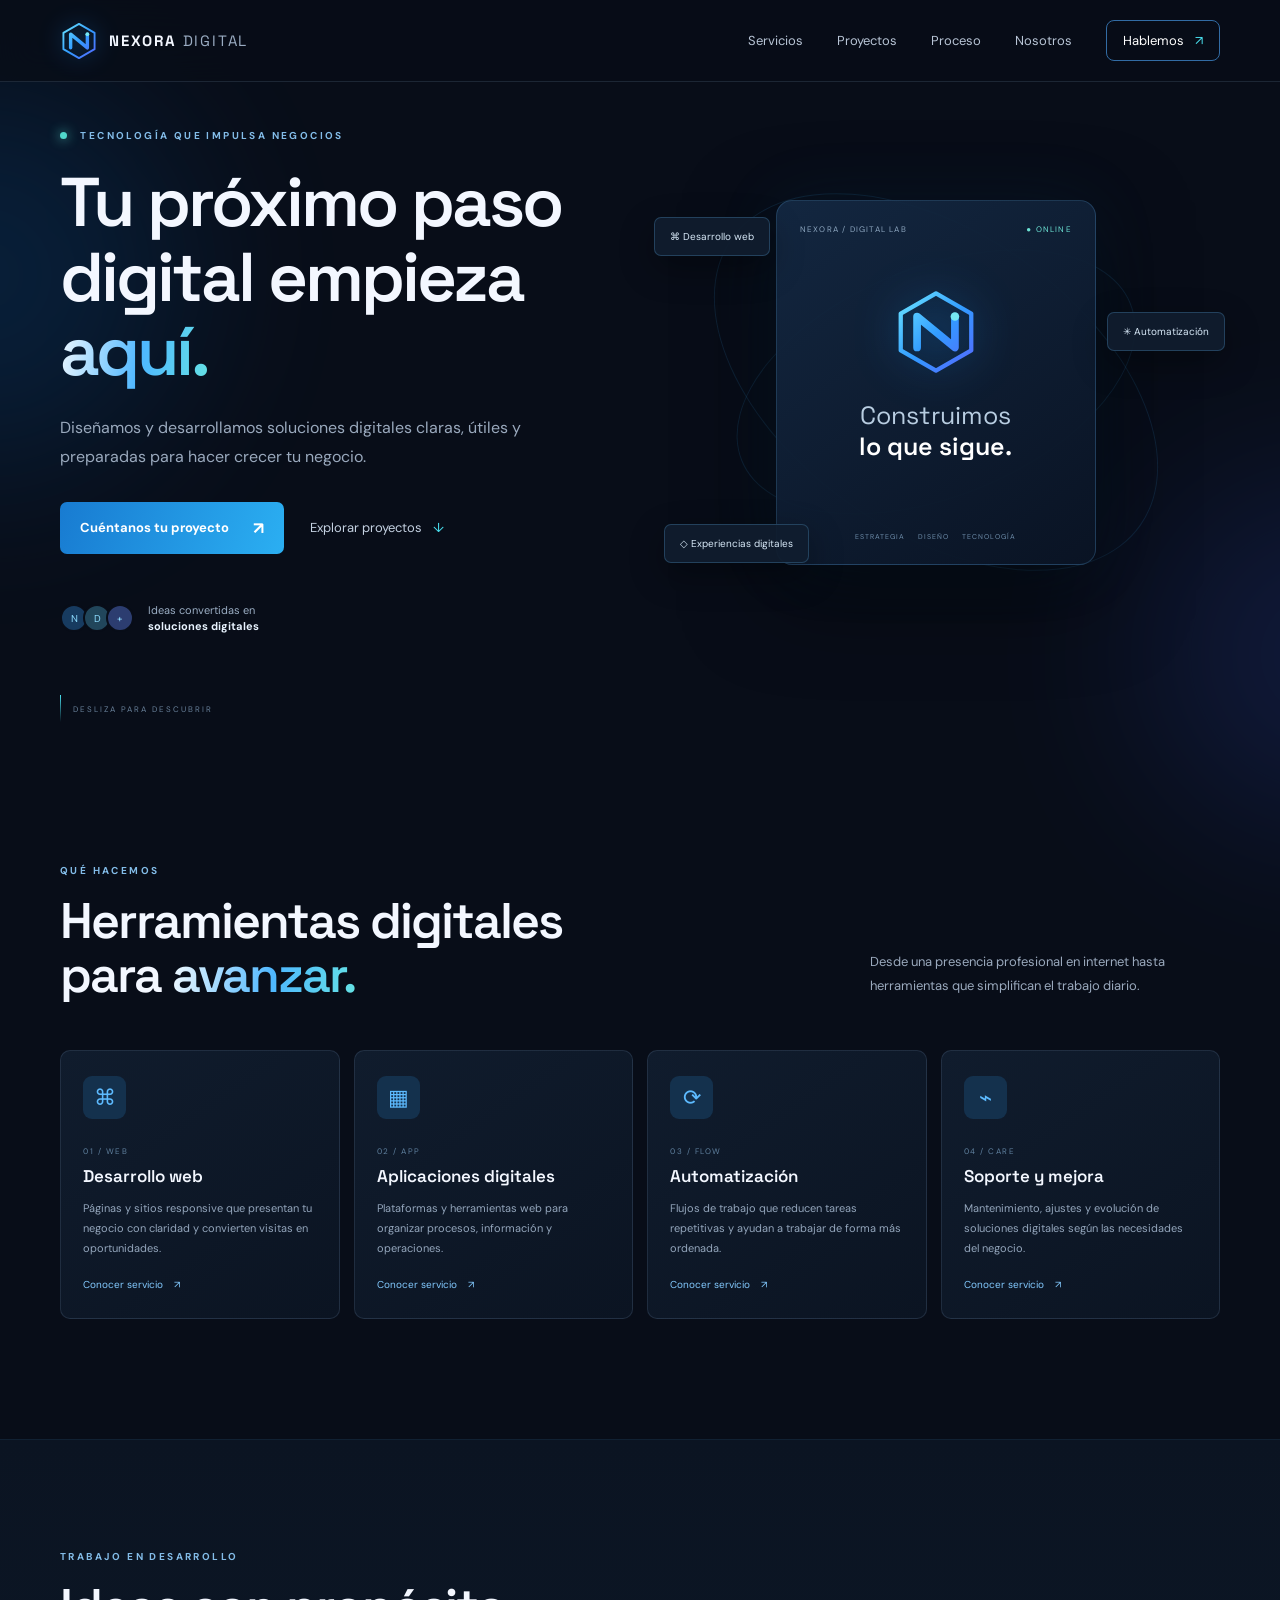
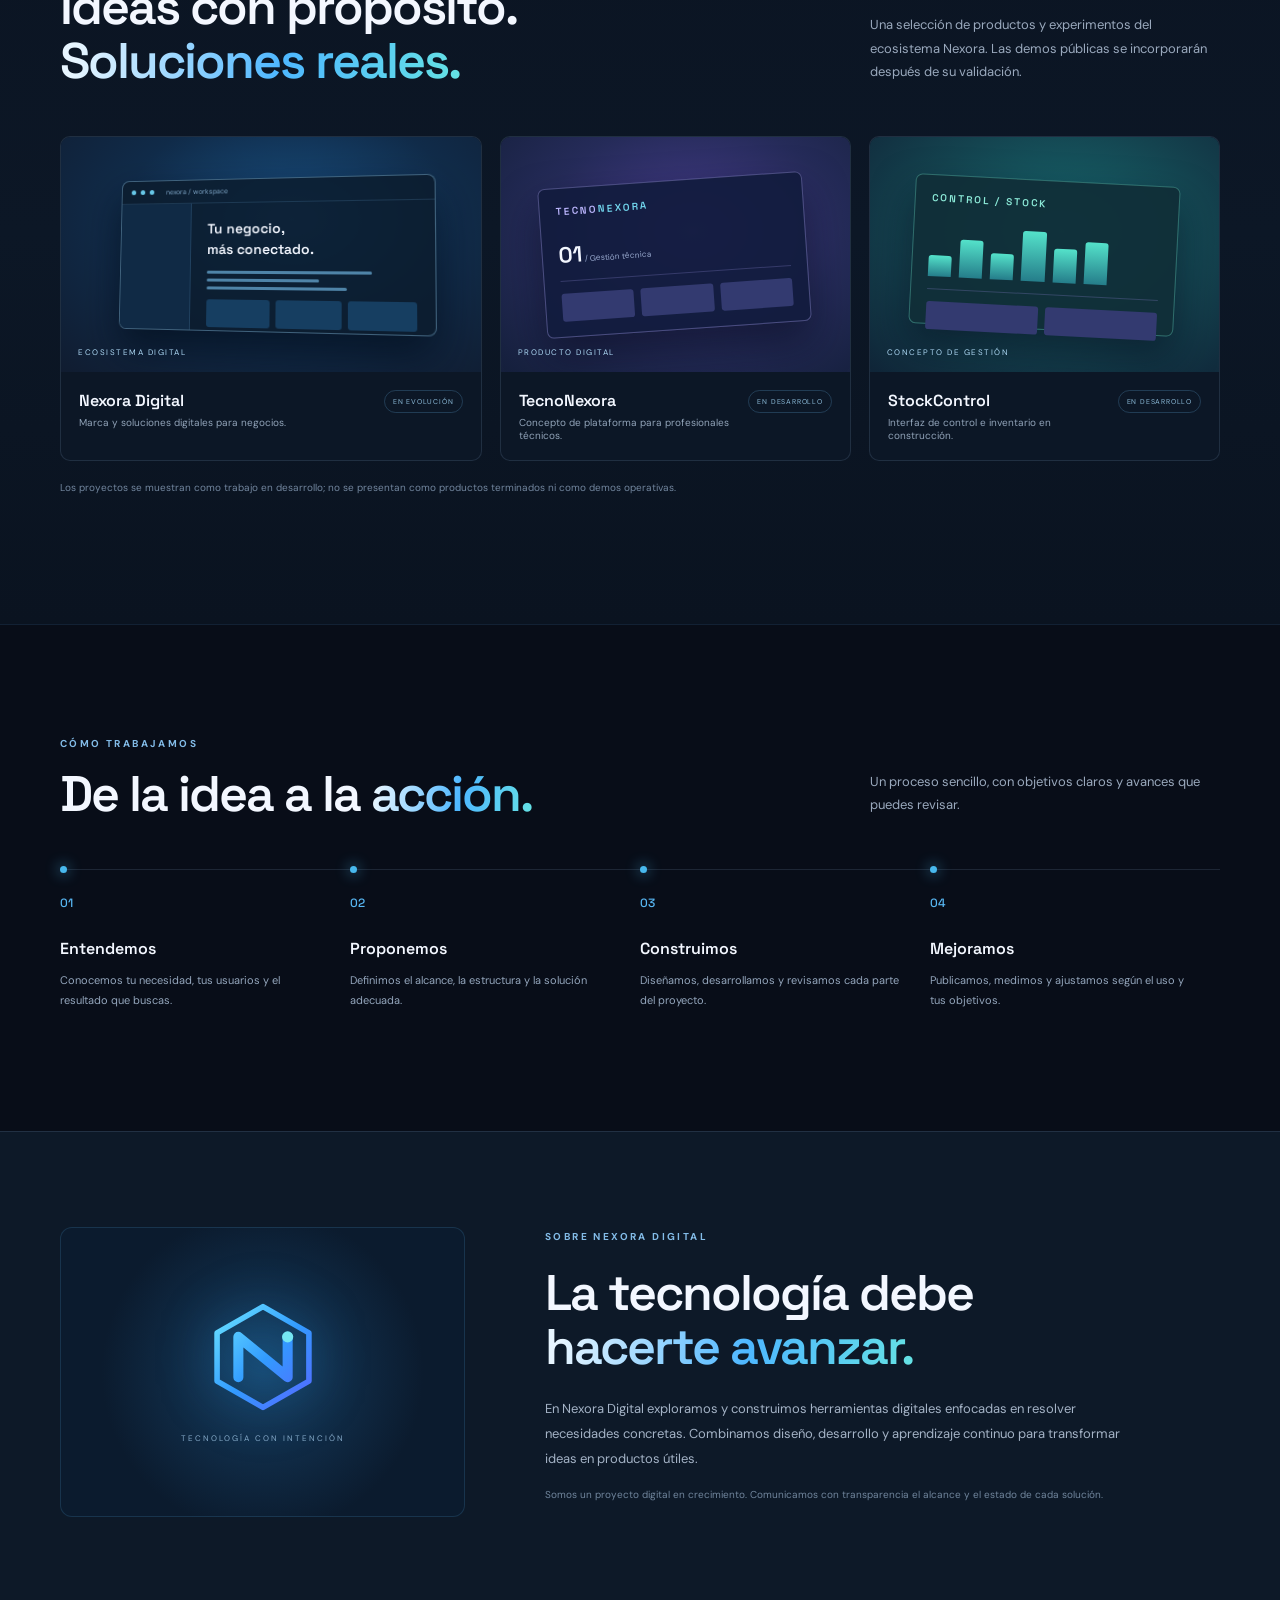
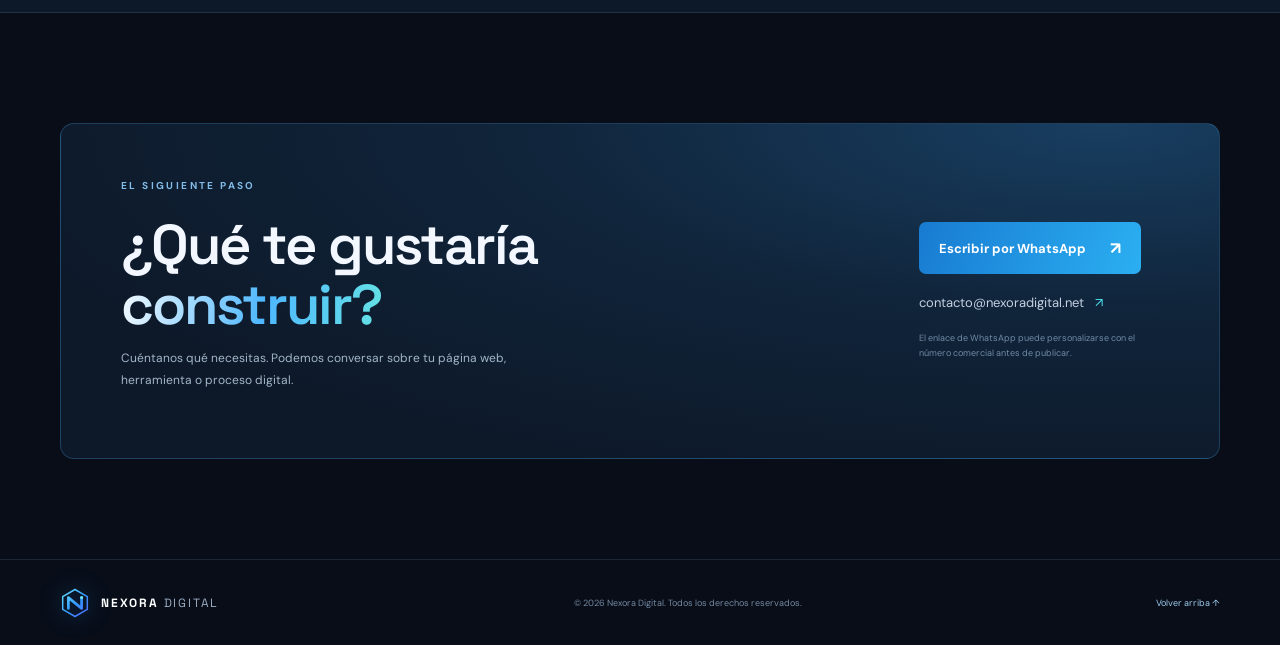
<file: index.html>
<!doctype html>
<html lang="es">
<head>
  <meta charset="utf-8">
  <meta name="viewport" content="width=device-width, initial-scale=1">
  <meta name="theme-color" content="#080d18">
  <meta name="description" content="Nexora Digital: desarrollo web, soluciones digitales y automatización para negocios.">
  <title>Nexora Digital | Soluciones digitales</title>
  <link rel="icon" href="assets/images/logo.svg" type="image/svg+xml">
  <link rel="preconnect" href="https://fonts.googleapis.com">
  <link rel="preconnect" href="https://fonts.gstatic.com" crossorigin>
  <link href="https://fonts.googleapis.com/css2?family=DM+Sans:wght@400;500;600;700&family=Space+Grotesk:wght@400;500;600;700&display=swap" rel="stylesheet">
  <link rel="stylesheet" href="css/styles.css">
  <link rel="stylesheet" href="css/responsive.css">
</head>
<body>
  <div class="ambient ambient-one"></div><div class="ambient ambient-two"></div>
  <header class="site-header">
    <a class="brand" href="#inicio" aria-label="Nexora Digital, inicio">
      <img src="assets/images/logo.svg" alt="" width="38" height="38">
      <span>NEXORA<span class="brand-light"> DIGITAL</span></span>
    </a>
    <button class="menu-toggle" id="menuToggle" aria-label="Abrir menú" aria-expanded="false"><span></span><span></span><span></span></button>
    <nav class="main-nav" id="mainNav">
      <a href="#servicios">Servicios</a><a href="#proyectos">Proyectos</a><a href="#metodo">Proceso</a><a href="#nosotros">Nosotros</a>
      <a class="nav-contact" href="#contacto">Hablemos <span>↗</span></a>
    </nav>
  </header>

  <main>
    <section class="hero section-wrap" id="inicio">
      <div class="hero-copy">
        <div class="eyebrow"><span class="status-dot"></span> TECNOLOGÍA QUE IMPULSA NEGOCIOS</div>
        <h1>Tu próximo paso<br>digital empieza <span class="gradient-text">aquí.</span></h1>
        <p class="hero-lead">Diseñamos y desarrollamos soluciones digitales claras, útiles y preparadas para hacer crecer tu negocio.</p>
        <div class="hero-actions"><a class="btn btn-primary" href="#contacto">Cuéntanos tu proyecto <span>↗</span></a><a class="text-link" href="#proyectos">Explorar proyectos <span>↓</span></a></div>
        <div class="hero-proof"><div class="proof-avatars"><i>N</i><i>D</i><i>+</i></div><span>Ideas convertidas en<br><strong>soluciones digitales</strong></span></div>
      </div>
      <div class="hero-visual" aria-label="Panel gráfico abstracto de tecnología">
        <div class="orbit orbit-a"></div><div class="orbit orbit-b"></div>
        <div class="core-card"><div class="core-top"><span class="tiny-label">NEXORA / DIGITAL LAB</span><span class="live-pill">● ONLINE</span></div><div class="core-symbol"><img src="assets/images/logo.svg" alt="" width="86" height="86"></div><div class="core-title">Construimos<br><b>lo que sigue.</b></div><div class="core-bottom"><span>ESTRATEGIA</span><span>DISEÑO</span><span>TECNOLOGÍA</span></div></div>
        <span class="float-chip chip-one">⌘ Desarrollo web</span><span class="float-chip chip-two">✳ Automatización</span><span class="float-chip chip-three">◇ Experiencias digitales</span>
      </div>
      <a class="scroll-cue" href="#servicios"><span></span> DESLIZA PARA DESCUBRIR</a>
    </section>

    <section class="section-wrap services-section" id="servicios">
      <div class="section-heading"><div><div class="eyebrow">QUÉ HACEMOS</div><h2>Herramientas digitales<br>para <span class="gradient-text">avanzar.</span></h2></div><p>Desde una presencia profesional en internet hasta herramientas que simplifican el trabajo diario.</p></div>
      <div class="service-grid">
        <article class="service-card"><div class="service-icon">⌘</div><span class="card-index">01 / WEB</span><h3>Desarrollo web</h3><p>Páginas y sitios responsive que presentan tu negocio con claridad y convierten visitas en oportunidades.</p><a href="#contacto">Conocer servicio <span>↗</span></a></article>
        <article class="service-card"><div class="service-icon">▦</div><span class="card-index">02 / APP</span><h3>Aplicaciones digitales</h3><p>Plataformas y herramientas web para organizar procesos, información y operaciones.</p><a href="#contacto">Conocer servicio <span>↗</span></a></article>
        <article class="service-card"><div class="service-icon">⟳</div><span class="card-index">03 / FLOW</span><h3>Automatización</h3><p>Flujos de trabajo que reducen tareas repetitivas y ayudan a trabajar de forma más ordenada.</p><a href="#contacto">Conocer servicio <span>↗</span></a></article>
        <article class="service-card"><div class="service-icon">⌁</div><span class="card-index">04 / CARE</span><h3>Soporte y mejora</h3><p>Mantenimiento, ajustes y evolución de soluciones digitales según las necesidades del negocio.</p><a href="#contacto">Conocer servicio <span>↗</span></a></article>
      </div>
    </section>

    <section class="projects-section" id="proyectos"><div class="section-wrap">
      <div class="section-heading"><div><div class="eyebrow">TRABAJO EN DESARROLLO</div><h2>Ideas con propósito.<br><span class="gradient-text">Soluciones reales.</span></h2></div><p>Una selección de productos y experimentos del ecosistema Nexora. Las demos públicas se incorporarán después de su validación.</p></div>
      <div class="project-grid">
        <article class="project-card project-feature"><div class="project-art art-blue"><div class="mock-window"><div class="mock-bar"><i></i><i></i><i></i><span>nexora / workspace</span></div><div class="mock-content"><div class="mock-side"></div><div class="mock-main"><b>Tu negocio,<br>más conectado.</b><div class="mock-lines"><i></i><i></i><i></i></div><div class="mock-panels"><i></i><i></i><i></i></div></div></div></div><span class="project-tag">ECOSISTEMA DIGITAL</span></div><div class="project-info"><div><h3>Nexora Digital</h3><p>Marca y soluciones digitales para negocios.</p></div><span class="project-status">EN EVOLUCIÓN</span></div></article>
        <article class="project-card"><div class="project-art art-violet"><div class="abstract-dashboard"><div class="dash-head">TECNO<span>NEXORA</span></div><div class="dash-number">01<span> / Gestión técnica</span></div><div class="dash-line"></div><div class="dash-stats"><i></i><i></i><i></i></div></div><span class="project-tag">PRODUCTO DIGITAL</span></div><div class="project-info"><div><h3>TecnoNexora</h3><p>Concepto de plataforma para profesionales técnicos.</p></div><span class="project-status">EN DESARROLLO</span></div></article>
        <article class="project-card"><div class="project-art art-teal"><div class="abstract-dashboard stock"><div class="dash-head">CONTROL / STOCK</div><div class="stock-bars"><i></i><i></i><i></i><i></i><i></i><i></i></div><div class="dash-line"></div><div class="dash-stats"><i></i><i></i></div></div><span class="project-tag">CONCEPTO DE GESTIÓN</span></div><div class="project-info"><div><h3>StockControl</h3><p>Interfaz de control e inventario en construcción.</p></div><span class="project-status">EN DESARROLLO</span></div></article>
      </div>
      <p class="project-note">Los proyectos se muestran como trabajo en desarrollo; no se presentan como productos terminados ni como demos operativas.</p>
    </div></section>

    <section class="section-wrap process-section" id="metodo"><div class="section-heading"><div><div class="eyebrow">CÓMO TRABAJAMOS</div><h2>De la idea a la <span class="gradient-text">acción.</span></h2></div><p>Un proceso sencillo, con objetivos claros y avances que puedes revisar.</p></div>
      <div class="process-grid"><article><span>01</span><h3>Entendemos</h3><p>Conocemos tu necesidad, tus usuarios y el resultado que buscas.</p></article><article><span>02</span><h3>Proponemos</h3><p>Definimos el alcance, la estructura y la solución adecuada.</p></article><article><span>03</span><h3>Construimos</h3><p>Diseñamos, desarrollamos y revisamos cada parte del proyecto.</p></article><article><span>04</span><h3>Mejoramos</h3><p>Publicamos, medimos y ajustamos según el uso y tus objetivos.</p></article></div>
    </section>

    <section class="about-section" id="nosotros"><div class="section-wrap about-inner"><div class="about-mark"><img src="assets/images/logo.svg" alt="Nexora Digital" width="112" height="112"><span>TECNOLOGÍA CON INTENCIÓN</span></div><div><div class="eyebrow">SOBRE NEXORA DIGITAL</div><h2>La tecnología debe<br><span class="gradient-text">hacerte avanzar.</span></h2><p>En Nexora Digital exploramos y construimos herramientas digitales enfocadas en resolver necesidades concretas. Combinamos diseño, desarrollo y aprendizaje continuo para transformar ideas en productos útiles.</p><p class="about-small">Somos un proyecto digital en crecimiento. Comunicamos con transparencia el alcance y el estado de cada solución.</p></div></div></section>

    <section class="section-wrap contact-section" id="contacto"><div class="contact-panel"><div><div class="eyebrow">EL SIGUIENTE PASO</div><h2>¿Qué te gustaría<br><span class="gradient-text">construir?</span></h2><p>Cuéntanos qué necesitas. Podemos conversar sobre tu página web, herramienta o proceso digital.</p></div><div class="contact-actions"><a class="btn btn-primary" id="whatsappLink" href="https://wa.me/?text=Hola%20Nexora%20Digital%2C%20quiero%20consultar%20sobre%20un%20proyecto." target="_blank" rel="noopener">Escribir por WhatsApp <span>↗</span></a><a class="text-link" href="mailto:contacto@nexoradigital.net">contacto@nexoradigital.net <span>↗</span></a><span class="contact-hint">El enlace de WhatsApp puede personalizarse con el número comercial antes de publicar.</span></div></div></section>
  </main>
  <footer class="site-footer"><a class="brand" href="#inicio"><img src="assets/images/logo.svg" alt="" width="30" height="30"><span>NEXORA<span class="brand-light"> DIGITAL</span></span></a><span>© <span id="year"></span> Nexora Digital. Todos los derechos reservados.</span><a href="#inicio">Volver arriba ↑</a></footer>
  <script src="js/projects.js"></script><script src="js/contact.js"></script><script src="js/main.js"></script>
</body></html>
</file>
<file: css/styles.css>
:root{--bg:#080d18;--surface:#101a2b;--surface2:#0d1625;--text:#f3f7ff;--muted:#9aa9bd;--blue:#39a7ff;--cyan:#49e0ef;--line:rgba(150,183,220,.15);--font:'DM Sans',sans-serif;--display:'Space Grotesk',sans-serif}*{box-sizing:border-box}html{scroll-behavior:smooth;scroll-padding-top:90px}body{margin:0;background:var(--bg);color:var(--text);font-family:var(--font);overflow-x:hidden}a{color:inherit;text-decoration:none}.ambient{position:absolute;z-index:-1;pointer-events:none;filter:blur(90px);opacity:.17;border-radius:50%}.ambient-one{width:390px;height:390px;background:#0878da;top:80px;left:-210px}.ambient-two{width:350px;height:350px;background:#3755db;top:480px;right:-220px}.section-wrap{width:min(1160px,calc(100% - 64px));margin-inline:auto}.site-header{height:82px;padding:0 max(32px,calc((100vw - 1160px)/2));display:flex;align-items:center;justify-content:space-between;border-bottom:1px solid var(--line);background:rgba(8,13,24,.78);backdrop-filter:blur(18px);position:sticky;top:0;z-index:20}.brand{display:flex;align-items:center;gap:11px;font:700 15px var(--display);letter-spacing:1.8px}.brand img{filter:drop-shadow(0 0 12px #218ff477)}.brand-light{font-weight:400;color:#9aacc2}.main-nav{display:flex;align-items:center;gap:34px;color:#b8c5d6;font-size:13px}.main-nav>a{transition:color .2s}.main-nav>a:hover,.text-link:hover{color:var(--cyan)}.main-nav .nav-contact{border:1px solid #326ca4;border-radius:8px;padding:11px 16px;color:#fff}.nav-contact span{color:var(--cyan);margin-left:8px}.menu-toggle{display:none}.hero{min-height:670px;display:grid;grid-template-columns:1.02fr .98fr;align-items:center;position:relative;padding-top:20px;padding-bottom:90px}.hero-copy{position:relative;z-index:2}.eyebrow{font-size:10px;letter-spacing:2.4px;font-weight:700;color:#83bce8;margin-bottom:23px}.status-dot{display:inline-block;width:7px;height:7px;background:#51d8cc;border-radius:50%;box-shadow:0 0 12px #51d8cc;margin-right:9px}.hero h1,.section-heading h2,.about-inner h2,.contact-panel h2{font:600 clamp(42px,5.4vw,69px)/1.08 var(--display);letter-spacing:-3px;margin:0}.gradient-text{background:linear-gradient(100deg,#e7f5ff 5%,#4eb7ff 55%,#65e2e4);background-clip:text;-webkit-background-clip:text;color:transparent}.hero-lead{font-size:16px;line-height:1.8;color:var(--muted);max-width:490px;margin:25px 0 30px}.hero-actions{display:flex;gap:26px;align-items:center}.btn{display:inline-flex;align-items:center;gap:24px;padding:15px 20px;border-radius:7px;font-size:13px;font-weight:700;transition:transform .2s,box-shadow .2s}.btn:hover{transform:translateY(-3px);box-shadow:0 12px 35px #1689dd35}.btn-primary{background:linear-gradient(110deg,#187bd1,#2baff2);color:white}.btn span{font-size:17px}.text-link{font-size:13px;color:#c4d1e1;transition:color .2s}.text-link span{color:var(--cyan);margin-left:8px}.hero-proof{display:flex;align-items:center;gap:14px;margin-top:48px;color:#9baec4;font-size:11px;line-height:1.5}.hero-proof strong{color:#e9f4ff}.proof-avatars{display:flex;padding-left:5px}.proof-avatars i{font-style:normal;width:28px;height:28px;margin-left:-5px;border:2px solid var(--bg);border-radius:50%;background:#173b60;display:grid;place-items:center;color:#8ddcff;font-size:10px}.proof-avatars i:nth-child(2){background:#21465b}.proof-avatars i:nth-child(3){background:#2c3d70}.hero-visual{height:490px;display:grid;place-items:center;position:relative}.orbit{position:absolute;border:1px solid #3186c52b;border-radius:50%;transform:rotate(-22deg)}.orbit-a{width:420px;height:230px}.orbit-b{width:500px;height:300px;transform:rotate(35deg)}.core-card{width:320px;height:365px;position:relative;z-index:1;border:1px solid #4d8dc24a;border-radius:16px;background:linear-gradient(145deg,#142943eF,#0a1424f5);box-shadow:0 28px 90px #0008,0 0 70px #168add16;padding:23px;display:flex;flex-direction:column;align-items:center}.core-top{width:100%;display:flex;justify-content:space-between;font-size:8px;color:#8da6bf;letter-spacing:1.2px}.live-pill{color:#6ce2d4}.core-symbol{margin:55px 0 20px;filter:drop-shadow(0 0 23px #168ef077)}.core-title{text-align:center;font:400 25px/1.25 var(--display);color:#b8cde1}.core-title b{color:white;font-weight:600}.core-bottom{display:flex;gap:13px;margin-top:auto;color:#6d8ca9;font-size:7px;letter-spacing:1px}.float-chip{position:absolute;padding:12px 15px;border:1px solid #4c8cbd55;border-radius:7px;background:#101d2eeF;box-shadow:0 12px 35px #0005;font-size:10px;color:#d8e9f8;z-index:3}.chip-one{top:80px;left:2px}.chip-two{right:-5px;top:175px}.chip-three{bottom:64px;left:12px}.scroll-cue{position:absolute;bottom:30px;left:0;font-size:8px;letter-spacing:2px;color:#69819a;display:flex;align-items:center;gap:12px}.scroll-cue span{height:27px;width:1px;background:linear-gradient(var(--cyan),transparent)}.services-section,.process-section{padding-top:112px;padding-bottom:120px}.section-heading{display:flex;align-items:end;justify-content:space-between;gap:35px;margin-bottom:48px}.section-heading h2,.about-inner h2,.contact-panel h2{font-size:clamp(36px,4vw,50px);letter-spacing:-2px}.section-heading .eyebrow{margin-bottom:17px}.section-heading>p{color:var(--muted);font-size:13px;line-height:1.8;max-width:350px;margin:0 0 5px}.service-grid{display:grid;grid-template-columns:repeat(4,1fr);gap:14px}.service-card{min-height:260px;padding:25px 22px;background:linear-gradient(145deg,#101c2d,#0b1422);border:1px solid var(--line);border-radius:10px;transition:transform .25s,border-color .25s}.service-card:hover{transform:translateY(-6px);border-color:#3b91c76b}.service-icon{height:43px;width:43px;border-radius:9px;background:#14314d;color:#5dbbff;display:grid;place-items:center;font-size:22px;margin-bottom:27px}.card-index{display:block;color:#60819f;font-size:8px;letter-spacing:1.5px;margin-bottom:9px}.service-card h3,.process-grid h3{font:600 17px var(--display);margin:0 0 12px}.service-card p,.process-grid p{color:#94a6bc;font-size:11px;line-height:1.8;margin:0}.service-card>a{display:inline-block;margin-top:20px;font-size:10px;color:#83caff}.service-card>a span{margin-left:8px}.projects-section{padding:110px 0 120px;background:linear-gradient(180deg,#0b1422,#0c1726 50%,#0a1320);border-block:1px solid #2543624a}.project-grid{display:grid;grid-template-columns:1.2fr 1fr 1fr;gap:18px}.project-card{border:1px solid var(--line);border-radius:10px;overflow:hidden;background:#0c1726}.project-art{height:235px;position:relative;display:grid;place-items:center;overflow:hidden}.art-blue{background:radial-gradient(ellipse at 55% 35%,#174f81,#102b49 52%,#101c30)}.art-violet{background:radial-gradient(ellipse at 55% 40%,#473c8d,#252b59 55%,#15203c)}.art-teal{background:radial-gradient(ellipse at 55% 40%,#176a70,#14434f 55%,#102538)}.mock-window{width:76%;height:155px;border:1px solid #8fc9ed66;border-radius:8px;background:#0b1b2ddb;box-shadow:0 20px 40px #020b18a8;transform:perspective(500px) rotateY(-9deg) rotateX(3deg);overflow:hidden}.mock-bar{height:24px;border-bottom:1px solid #5e9bc833;display:flex;align-items:center;gap:5px;padding:0 10px;color:#80a8c9;font-size:7px}.mock-bar i{height:5px;width:5px;border-radius:50%;background:#67c7e7}.mock-bar span{margin-left:8px}.mock-content{display:flex;height:calc(100% - 24px)}.mock-side{width:24%;border-right:1px solid #5e9bc833;background:#102a45}.mock-main{padding:15px 17px;flex:1}.mock-main>b{font:600 14px var(--display);line-height:1.15}.mock-lines{margin-top:12px}.mock-lines i{display:block;height:3px;border-radius:4px;background:#4f84a8;margin:5px 0;width:80%}.mock-lines i:nth-child(2){width:55%}.mock-lines i:nth-child(3){width:68%}.mock-panels{display:flex;gap:6px;margin-top:10px}.mock-panels i{height:28px;flex:1;background:#163e61;border-radius:3px}.project-tag{position:absolute;bottom:15px;left:17px;font-size:8px;letter-spacing:1.5px;color:#add8f4}.project-info{display:flex;align-items:start;justify-content:space-between;gap:10px;padding:18px}.project-info h3{font:600 16px var(--display);margin:0 0 5px}.project-info p{font-size:10px;color:#91a3b8;margin:0}.project-status{white-space:nowrap;font-size:7px;letter-spacing:.8px;color:#8cbbd9;border:1px solid #42749a66;border-radius:20px;padding:6px 8px}.abstract-dashboard{width:76%;height:150px;border:1px solid #b6adff55;border-radius:7px;background:#121c3eea;box-shadow:0 20px 40px #06091b88;padding:16px;transform:rotate(-4deg)}.dash-head{font:600 10px var(--display);letter-spacing:2px;color:#bdb7ff}.dash-head span{color:#73d9f0}.dash-number{font:600 22px var(--display);margin-top:23px}.dash-number span{font:400 8px var(--font);color:#9cadd2}.dash-line{height:1px;background:#7877ba55;margin:12px 0}.dash-stats{display:flex;gap:7px}.dash-stats i{height:28px;background:#333a70;border-radius:3px;flex:1}.stock{transform:rotate(3deg);background:#102e38eF;border-color:#6fe6cf55}.stock .dash-head{color:#8cead8}.stock-bars{height:54px;display:flex;align-items:end;gap:8px;margin-top:18px}.stock-bars i{width:10%;background:linear-gradient(#54e2ca,#257d8a);border-radius:3px 3px 0 0;height:38%}.stock-bars i:nth-child(2){height:70%}.stock-bars i:nth-child(3){height:48%}.stock-bars i:nth-child(4){height:92%}.stock-bars i:nth-child(5){height:63%}.stock-bars i:nth-child(6){height:78%}.project-note{font-size:10px;color:#72869e;margin-top:20px}.process-grid{display:grid;grid-template-columns:repeat(4,1fr);border-top:1px solid var(--line)}.process-grid article{padding:25px 22px 0 0;position:relative}.process-grid article:before{content:"";position:absolute;top:-4px;left:0;width:7px;height:7px;border-radius:50%;background:#48b8ed;box-shadow:0 0 14px #48b8ed}.process-grid article>span{display:block;font:500 12px var(--display);color:#58b8f4;margin-bottom:27px}.process-grid h3{font-size:16px}.about-section{background:#0d1928;border-block:1px solid var(--line);padding:95px 0}.about-inner{display:grid;grid-template-columns:.75fr 1.25fr;align-items:center;gap:80px}.about-mark{height:290px;border:1px solid #3c79a244;border-radius:12px;background:radial-gradient(circle at center,#153d61,#0b1b2e 65%);display:flex;flex-direction:column;align-items:center;justify-content:center;gap:20px}.about-mark img{filter:drop-shadow(0 0 25px #279eea80)}.about-mark span{font-size:8px;letter-spacing:2px;color:#85a9c8}.about-inner h2{margin-bottom:23px}.about-inner p{max-width:600px;font-size:13px;line-height:1.9;color:#a4b3c6}.about-inner .about-small{font-size:10px;color:#71869d}.contact-section{padding-top:110px;padding-bottom:100px}.contact-panel{padding:55px 60px;border:1px solid #3a83b75c;border-radius:14px;background:radial-gradient(ellipse at 90% 0%,#183e61 0%,#10243a 40%,#0d1929 78%);display:flex;align-items:center;justify-content:space-between;gap:45px}.contact-panel h2{font-size:clamp(38px,4.4vw,56px)}.contact-panel p{font-size:12px;color:#a3b6ca;line-height:1.8;max-width:440px}.contact-actions{display:flex;flex-direction:column;align-items:flex-start;gap:20px;min-width:240px}.contact-hint{font-size:9px;color:#718ba6;line-height:1.6;max-width:230px}.site-footer{min-height:86px;padding:20px max(32px,calc((100vw - 1160px)/2));border-top:1px solid var(--line);display:flex;align-items:center;justify-content:space-between;gap:20px;color:#7489a1;font-size:9px}.site-footer .brand{color:white;font-size:12px}.site-footer>a:last-child{color:#9ecdf0}
</file>
<file: css/responsive.css>
@media(max-width:900px){.hero{grid-template-columns:1fr 1fr;min-height:620px}.hero h1{font-size:51px}.hero-visual{transform:scale(.85)}.service-grid{grid-template-columns:repeat(2,1fr)}.project-grid{grid-template-columns:1fr 1fr}.project-feature{grid-column:span 2}.project-feature .project-art{height:250px}.about-inner{gap:40px}.contact-panel{padding:42px}.main-nav{gap:20px}}@media(max-width:640px){.section-wrap{width:calc(100% - 38px)}.site-header{height:70px;padding:0 19px}.brand{font-size:13px}.menu-toggle{display:flex;width:39px;height:39px;border:1px solid var(--line);border-radius:7px;background:#101c2c;flex-direction:column;justify-content:center;align-items:center;gap:5px}.menu-toggle span{width:16px;height:1px;background:#c8e5fa}.main-nav{display:none;position:absolute;top:69px;left:0;right:0;padding:18px 20px 22px;background:#0b1524;border-bottom:1px solid var(--line);flex-direction:column;align-items:stretch;gap:0}.main-nav.open{display:flex}.main-nav a{padding:13px 5px}.main-nav .nav-contact{margin-top:8px;text-align:center}.hero{display:flex;flex-direction:column;align-items:stretch;padding-top:82px;padding-bottom:65px;min-height:auto}.hero h1{font-size:clamp(43px,12vw,59px);letter-spacing:-2.5px}.hero-lead{font-size:14px;margin:21px 0 25px}.hero-actions{align-items:flex-start;flex-direction:column;gap:19px}.hero-proof{margin-top:35px}.hero-visual{height:355px;transform:scale(.85);transform-origin:center;margin:-5px -30px -10px}.orbit-a{width:350px;height:210px}.orbit-b{width:390px;height:245px}.core-card{width:280px;height:320px}.core-symbol{margin:38px 0 16px}.float-chip{font-size:9px}.chip-one{left:0;top:45px}.chip-two{right:0;top:145px}.chip-three{bottom:30px;left:0}.scroll-cue{bottom:9px}.services-section,.process-section{padding-top:78px;padding-bottom:82px}.section-heading{display:block;margin-bottom:32px}.section-heading h2,.about-inner h2{font-size:39px}.section-heading>p{margin-top:19px}.service-grid{grid-template-columns:1fr 1fr;gap:10px}.service-card{min-height:245px;padding:18px 15px}.service-card h3{font-size:15px}.service-card p{font-size:10px}.service-icon{margin-bottom:20px}.projects-section{padding:78px 0}.project-grid{grid-template-columns:1fr;gap:13px}.project-feature{grid-column:auto}.project-art,.project-feature .project-art{height:220px}.project-info{padding:16px}.project-status{font-size:6px}.process-grid{grid-template-columns:1fr 1fr;row-gap:28px}.process-grid article{padding-right:15px}.process-grid article>span{margin-bottom:17px}.about-section{padding:75px 0}.about-inner{grid-template-columns:1fr;gap:38px}.about-mark{height:210px}.about-mark img{width:85px}.contact-section{padding-top:75px;padding-bottom:70px}.contact-panel{padding:32px 24px;display:block}.contact-panel h2{font-size:43px}.contact-actions{margin-top:28px}.site-footer{padding:25px 19px;flex-wrap:wrap}.site-footer>span{order:3;width:100%}}@media(max-width:380px){.service-grid{grid-template-columns:1fr}.service-card{min-height:auto}.service-card p{font-size:11px}.hero-actions .btn{font-size:12px;padding:14px}.project-info{flex-direction:column}.project-status{align-self:flex-start}}@media(prefers-reduced-motion:reduce){html{scroll-behavior:auto}*,*::before,*::after{transition:none!important;animation:none!important}}
</file>
